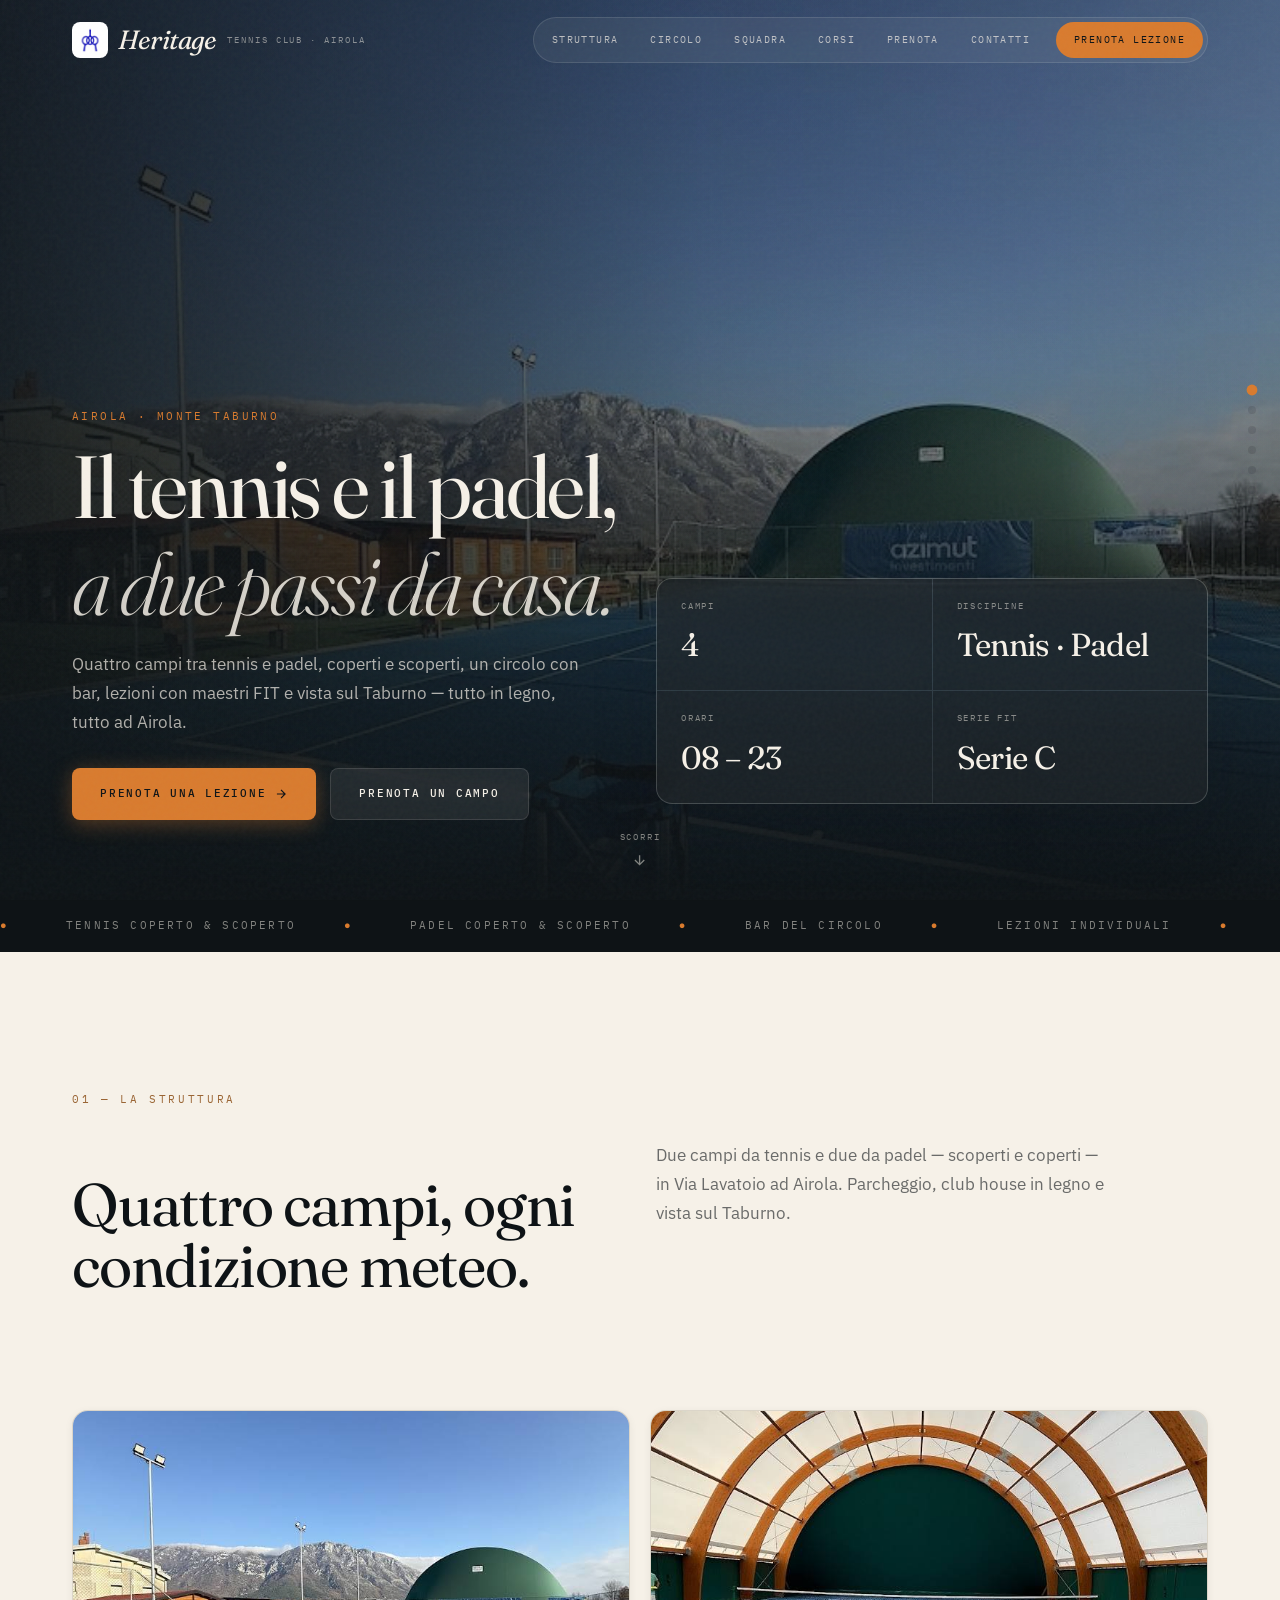
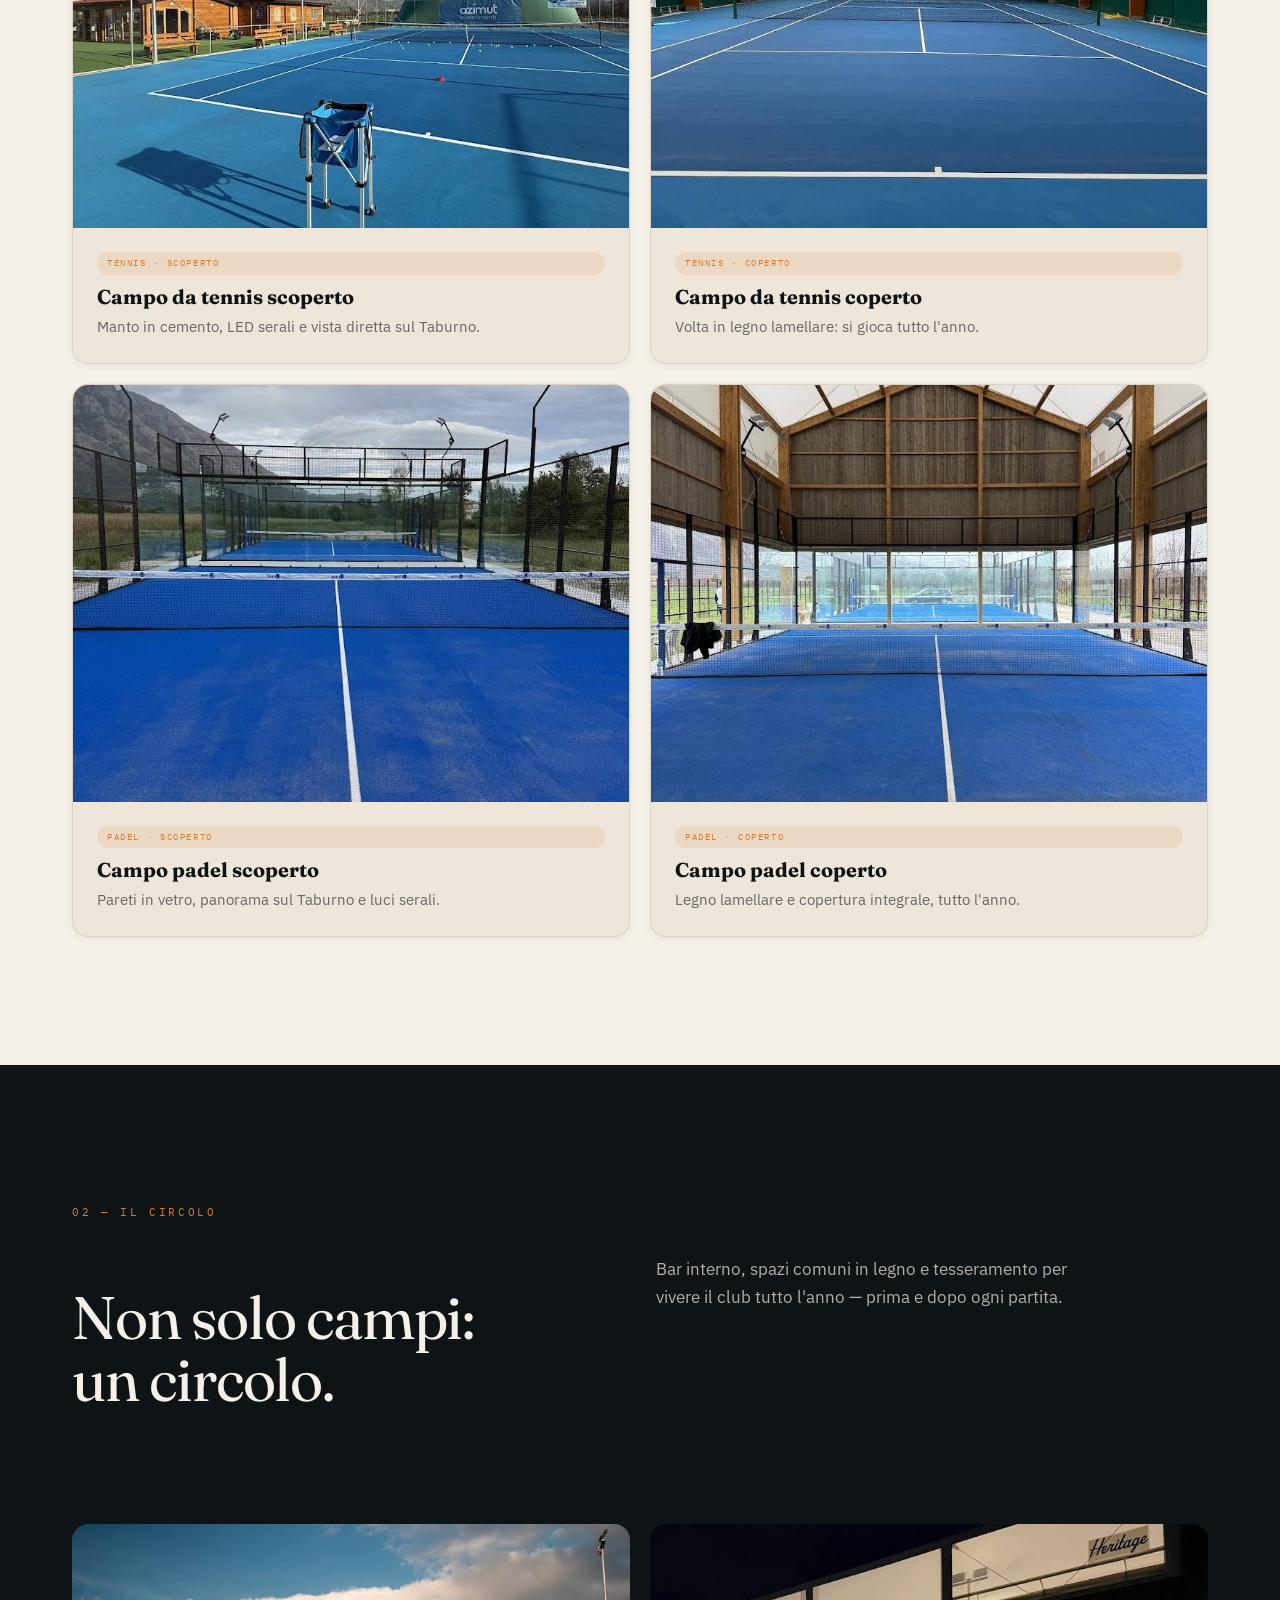
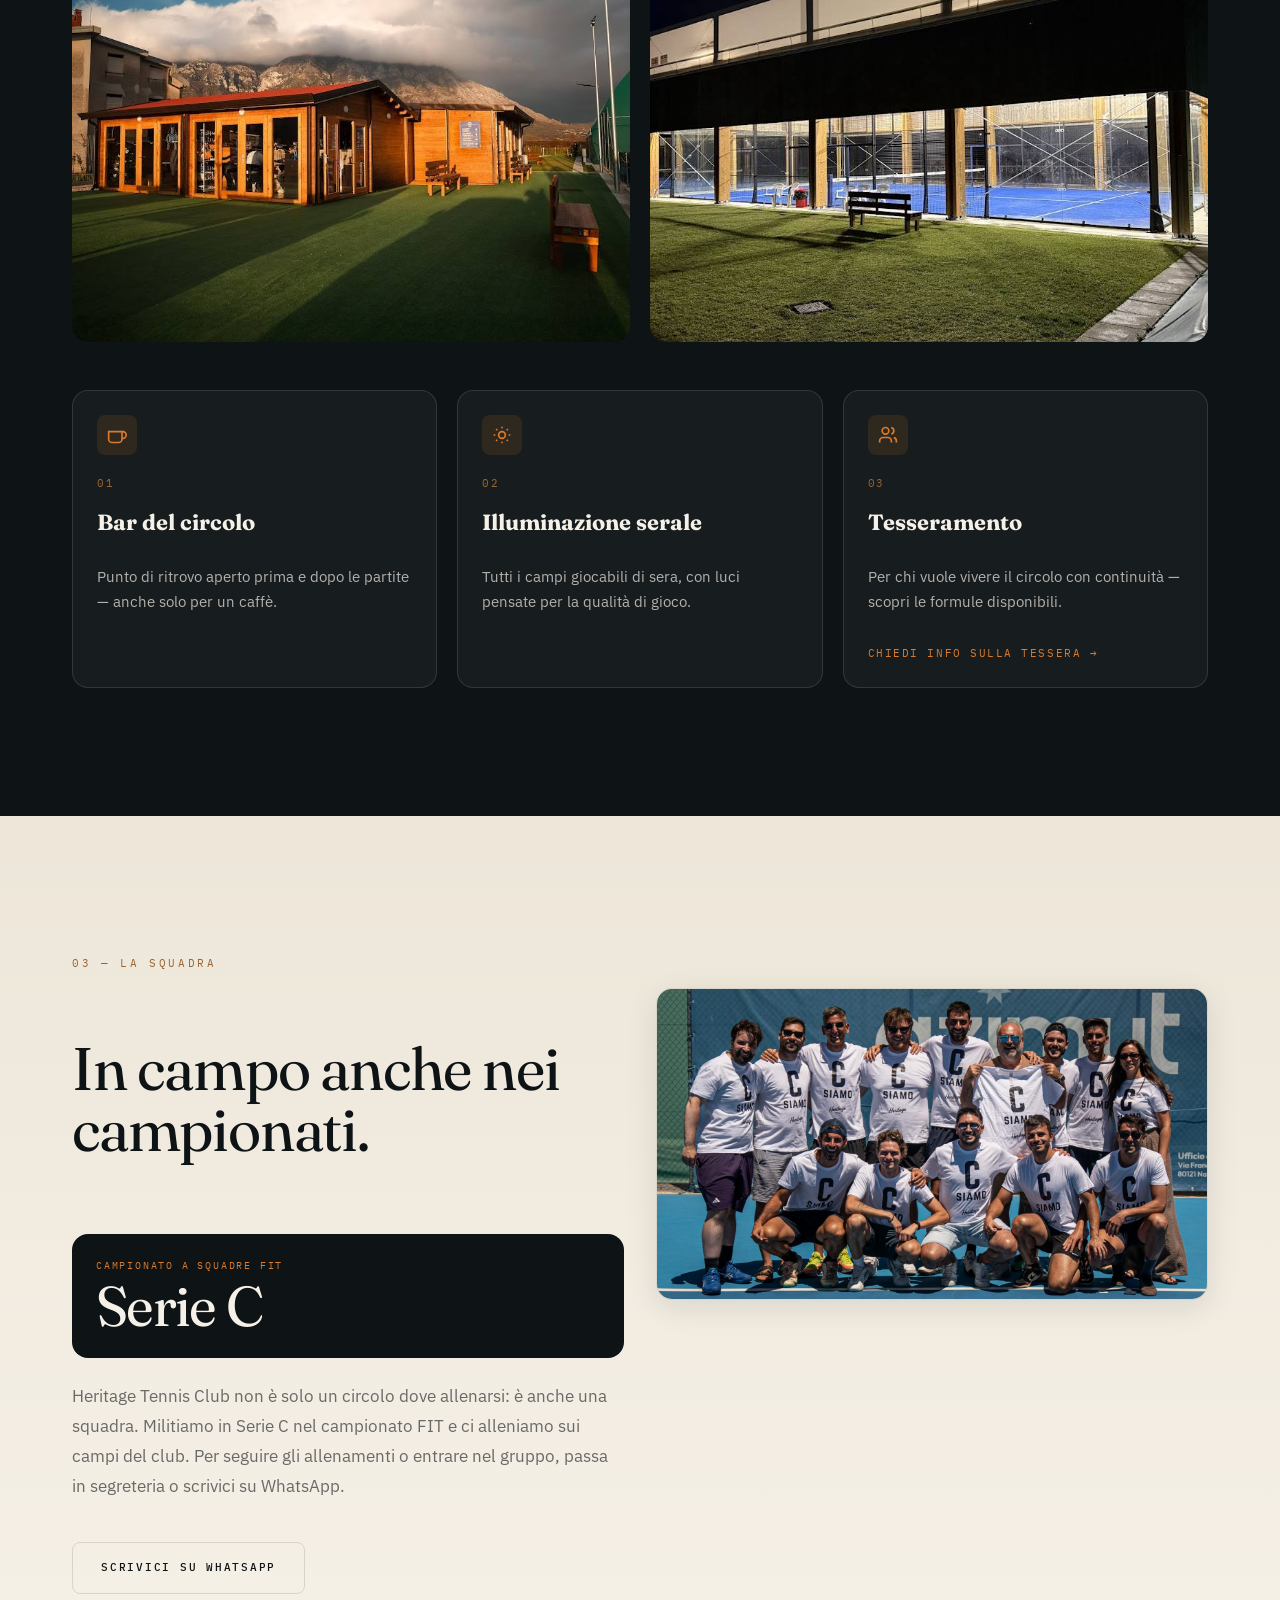
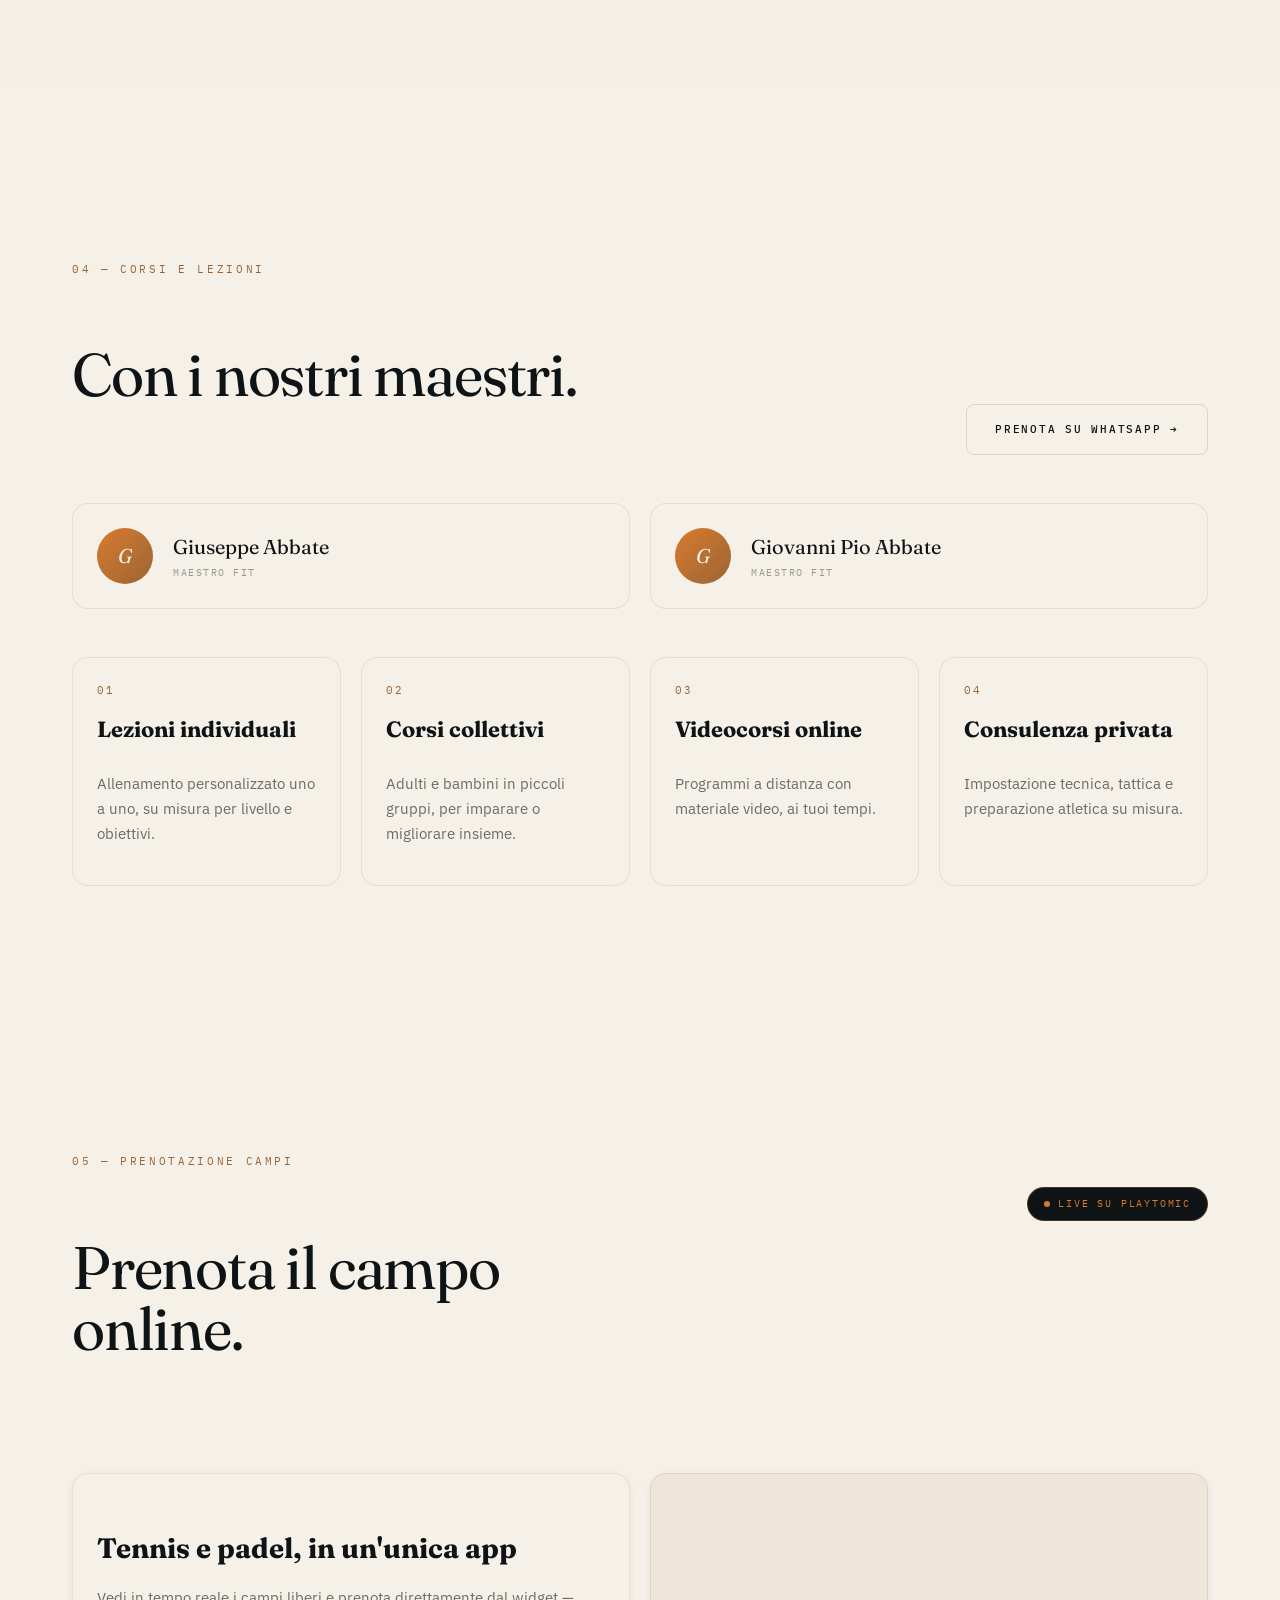
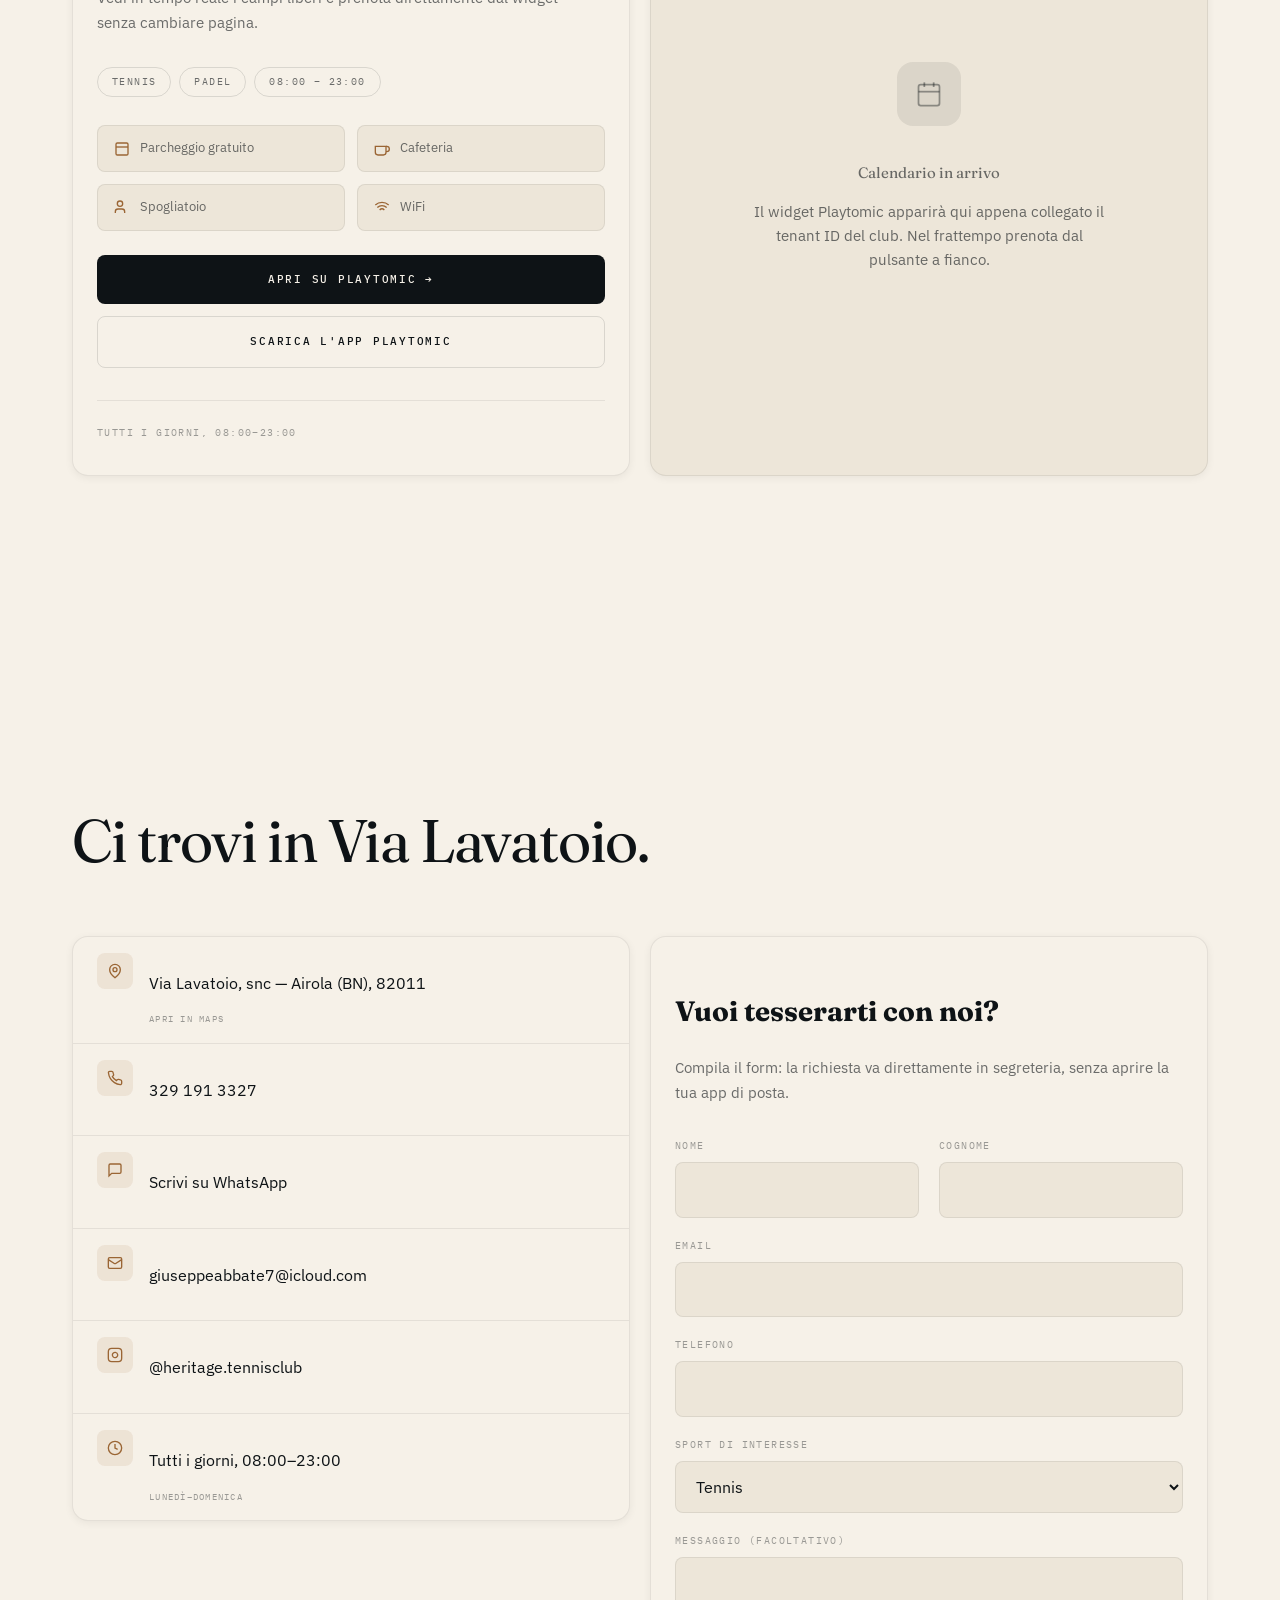
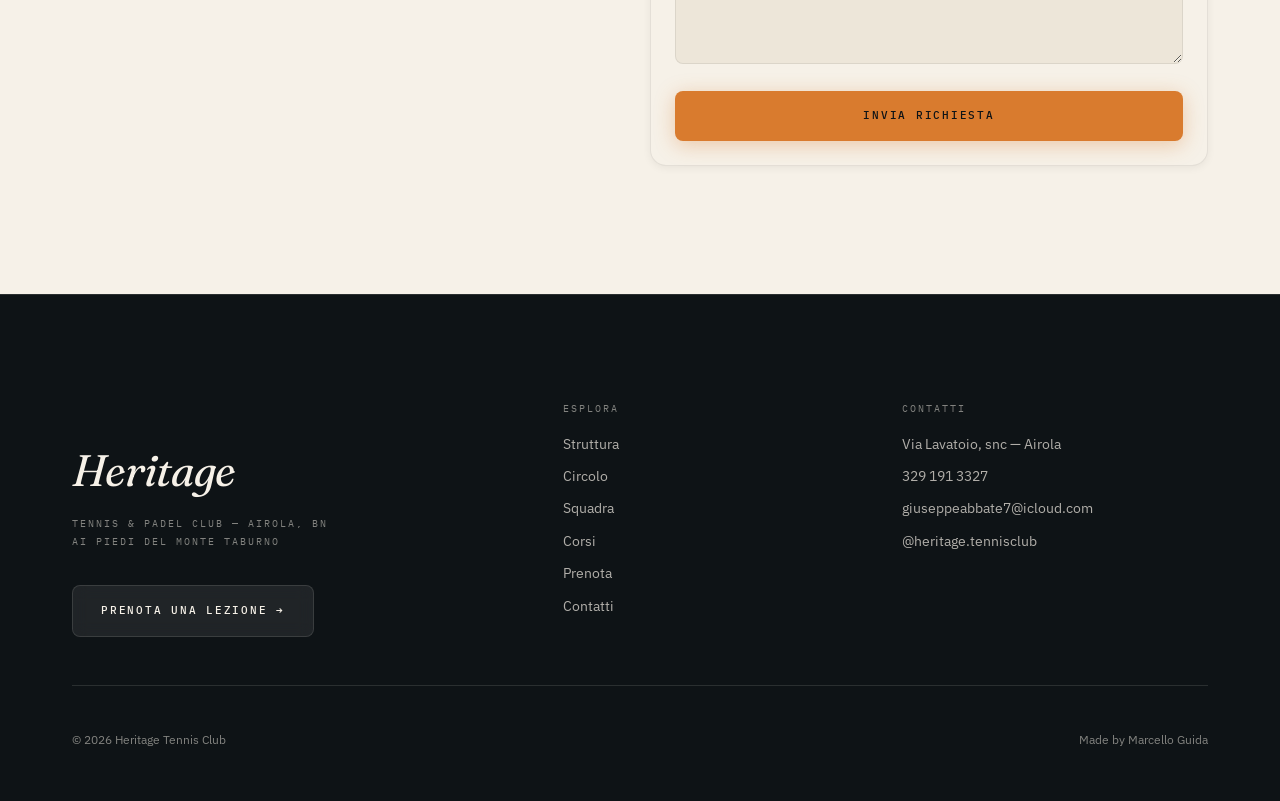
<file: index.html>
<!DOCTYPE html>
<html lang="it">
<head>
  <meta charset="UTF-8">
  <meta name="viewport" content="width=device-width, initial-scale=1.0">
  <title>Heritage Tennis Club — Airola</title>
  <meta name="description" content="Heritage Tennis Club ad Airola: tennis, padel, lezioni, circolo e prenotazione campi su Playtomic. Ai piedi del Monte Taburno.">
  <meta name="theme-color" content="#0e1316">

  <!-- Favicon — simbolo Heritage (tab browser e ricerche) -->
  <link rel="icon" href="favicon.png" type="image/png">
  <link rel="icon" type="image/png" sizes="32x32" href="assets/icons/favicon-32.png">
  <link rel="icon" type="image/png" sizes="192x192" href="assets/icons/favicon-192.png">
  <link rel="apple-touch-icon" sizes="180x180" href="assets/icons/apple-touch-icon.png">

  <link rel="preconnect" href="https://fonts.googleapis.com">
  <link rel="preconnect" href="https://fonts.gstatic.com" crossorigin>
  <link href="https://fonts.googleapis.com/css2?family=Fraunces:ital,opsz,wght@0,9..144,300;0,9..144,400;0,9..144,500;1,9..144,300&family=IBM+Plex+Mono:wght@400;500&family=IBM+Plex+Sans:wght@400;500;600&display=swap" rel="stylesheet">

  <link rel="stylesheet" href="css/variables.css">
  <link rel="stylesheet" href="css/base.css">
  <link rel="stylesheet" href="css/animations.css">
  <link rel="stylesheet" href="css/layout.css">
  <link rel="stylesheet" href="css/components.css">
  <link rel="stylesheet" href="css/sections.css">
</head>
<body>
  <a href="#top" class="skip-link">Salta al contenuto</a>

  <div id="site-header"></div>
  <main id="main-content">
    <div id="site-hero"></div>
    <div id="site-struttura"></div>
    <div id="site-circolo"></div>
    <div id="site-squadra"></div>
    <div id="site-corsi"></div>
    <div id="site-prenota"></div>
    <div id="site-contatti"></div>
  </main>
  <div id="site-footer"></div>

  <script type="module" src="js/main.js"></script>
</body>
</html>
</file>
<file: css/variables.css>
/* ==========================================================================
   Design tokens — Heritage Tennis Club v2
   Sistema visivo premium: caldo, editoriale, montano
   ========================================================================== */

:root {
  /* Palette */
  --color-ink: #0e1316;
  --color-ink-soft: #1a2228;
  --color-paper: #f6f1e8;
  --color-paper-warm: #ede6d9;
  --color-ember: #d97b2e;
  --color-ember-glow: rgba(217, 123, 46, 0.35);
  --color-wood: #9a6534;
  --color-wood-light: #c4955c;
  --color-court: #1a6b8a;
  --color-court-light: #2489ad;
  --color-mist: rgba(246, 241, 232, 0.08);
  --color-glass: rgba(14, 19, 22, 0.55);
  --color-glass-border: rgba(246, 241, 232, 0.12);

  /* Alpha shortcuts */
  --color-ink-08: rgba(14, 19, 22, 0.08);
  --color-ink-12: rgba(14, 19, 22, 0.12);
  --color-ink-40: rgba(14, 19, 22, 0.4);
  --color-ink-60: rgba(14, 19, 22, 0.6);
  --color-paper-50: rgba(246, 241, 232, 0.5);
  --color-paper-70: rgba(246, 241, 232, 0.7);
  --color-paper-85: rgba(246, 241, 232, 0.85);

  /* Tipografia */
  --font-display: "Fraunces", "Georgia", serif;
  --font-sans: "IBM Plex Sans", system-ui, sans-serif;
  --font-mono: "IBM Plex Mono", ui-monospace, monospace;

  /* Spaziatura & layout */
  --container-max: 76rem;
  --section-padding-y: clamp(5rem, 10vw, 9rem);
  --header-height: 4.25rem;
  --radius-sm: 0.5rem;
  --radius-md: 1rem;
  --radius-lg: 1.25rem;
  --radius-xl: 1.25rem;
  --radius-card: 1rem;

  /* Griglia uniforme */
  --grid-gap: 1.25rem;
  --card-padding: 1.5rem;

  /* Ombre */
  --shadow-sm: 0 2px 8px rgba(14, 19, 22, 0.06);
  --shadow-md: 0 8px 32px rgba(14, 19, 22, 0.1);
  --shadow-lg: 0 24px 64px rgba(14, 19, 22, 0.18);
  --shadow-glow: 0 0 40px var(--color-ember-glow);

  /* Motion */
  --ease-out: cubic-bezier(0.22, 1, 0.36, 1);
  --ease-spring: cubic-bezier(0.34, 1.56, 0.64, 1);
  --transition-fast: 180ms var(--ease-out);
  --transition-base: 320ms var(--ease-out);
  --transition-slow: 600ms var(--ease-out);
}

@media (min-width: 768px) {
  :root {
    --header-height: 5rem;
  }
}
</file>
<file: css/base.css>
/* ==========================================================================
   Base — reset, tipografia, utilità globali
   ========================================================================== */

*,
*::before,
*::after {
  box-sizing: border-box;
}

html {
  scroll-behavior: smooth;
  -webkit-text-size-adjust: 100%;
}

body {
  margin: 0;
  font-family: var(--font-sans);
  font-size: 1rem;
  line-height: 1.6;
  color: var(--color-ink);
  background: var(--color-paper);
  -webkit-font-smoothing: antialiased;
  text-rendering: optimizeLegibility;
}

/* Texture granulosa sottile su tutto il sito */
body::before {
  content: "";
  position: fixed;
  inset: 0;
  z-index: 9999;
  pointer-events: none;
  opacity: 0.035;
  background-image: url("data:image/svg+xml,%3Csvg viewBox='0 0 256 256' xmlns='http://www.w3.org/2000/svg'%3E%3Cfilter id='n'%3E%3CfeTurbulence type='fractalNoise' baseFrequency='0.85' numOctaves='4' stitchTiles='stitch'/%3E%3C/filter%3E%3Crect width='100%25' height='100%25' filter='url(%23n)'/%3E%3C/svg%3E");
}

[hidden] {
  display: none !important;
}

::selection {
  background: var(--color-ember);
  color: var(--color-paper);
}

img {
  display: block;
  max-width: 100%;
  height: auto;
}

a {
  color: inherit;
  text-decoration: none;
}

button,
input,
select,
textarea {
  font: inherit;
  color: inherit;
}

:focus-visible {
  outline: 2px solid var(--color-ember);
  outline-offset: 3px;
}

.skip-link {
  position: absolute;
  top: -100%;
  left: 1rem;
  z-index: 10000;
  padding: 0.75rem 1.25rem;
  background: var(--color-ember);
  color: var(--color-ink);
  font-family: var(--font-mono);
  font-size: 0.75rem;
  letter-spacing: 0.1em;
  text-transform: uppercase;
  border-radius: var(--radius-sm);
}

.skip-link:focus {
  top: 1rem;
}

.font-display { font-family: var(--font-display); }
.font-mono { font-family: var(--font-mono); }
.text-balance { text-wrap: balance; }

/* Etichetta sezione — allineata a sinistra, senza offset */
.section-label {
  display: block;
  font-family: var(--font-mono);
  font-size: 0.6875rem;
  letter-spacing: 0.24em;
  text-transform: uppercase;
  margin-bottom: 1rem;
}

.section-label--ember { color: var(--color-ember); }
.section-label--wood { color: var(--color-wood); }
.section-label--paper { color: var(--color-paper-70); }

.section-title {
  font-family: var(--font-display);
  font-size: clamp(2.5rem, 5.5vw, 3.75rem);
  font-weight: 400;
  line-height: 1.02;
  letter-spacing: -0.02em;
  max-width: 16ch;
}

.section-title--spaced {
  margin-bottom: clamp(2.5rem, 5vw, 4rem);
}

.container {
  width: 100%;
  max-width: var(--container-max);
  margin-inline: auto;
  padding-inline: clamp(1.25rem, 4vw, 2.5rem);
}

.section {
  position: relative;
  padding-block: var(--section-padding-y);
}

.section--paper {
  background: var(--color-paper);
  color: var(--color-ink);
}

.section--ink {
  background: var(--color-ink);
  color: var(--color-paper);
}

.section--warm {
  background: linear-gradient(180deg, var(--color-paper-warm) 0%, var(--color-paper) 100%);
}

/* Separatore sottile tra sezioni */
.u-mt-lg { margin-top: 1.5rem; }
</file>
<file: css/animations.css>
/* ==========================================================================
   Animazioni — reveal on scroll, hero, micro-interazioni
   Rispetta prefers-reduced-motion
   ========================================================================== */

@keyframes hero-zoom {
  from { transform: scale(1.06); }
  to { transform: scale(1); }
}

@keyframes fade-up {
  from {
    opacity: 0;
    transform: translateY(28px);
  }
  to {
    opacity: 1;
    transform: translateY(0);
  }
}

@keyframes scroll-hint {
  0%, 100% { transform: translateY(0); opacity: 0.6; }
  50% { transform: translateY(6px); opacity: 1; }
}

@keyframes shimmer {
  0% { background-position: -200% center; }
  100% { background-position: 200% center; }
}

@keyframes pulse-dot {
  0%, 100% { opacity: 1; transform: scale(1); }
  50% { opacity: 0.5; transform: scale(0.85); }
}

/* Stagger reveal — attivato da JS (.is-visible) */
.reveal {
  opacity: 0;
  transform: translateY(32px);
  transition:
    opacity var(--transition-slow),
    transform var(--transition-slow);
}

.reveal.is-visible {
  opacity: 1;
  transform: translateY(0);
}

.reveal-delay-1 { transition-delay: 80ms; }
.reveal-delay-2 { transition-delay: 160ms; }
.reveal-delay-3 { transition-delay: 240ms; }
.reveal-delay-4 { transition-delay: 320ms; }

@media (prefers-reduced-motion: reduce) {
  *,
  *::before,
  *::after {
    animation-duration: 0.01ms !important;
    animation-iteration-count: 1 !important;
    transition-duration: 0.01ms !important;
  }

  .reveal {
    opacity: 1;
    transform: none;
  }
}
</file>
<file: css/layout.css>
/* ==========================================================================
   Layout — header glass, footer, griglie, progress nav
   ========================================================================== */

/* --- Header --- */
.site-header {
  position: fixed;
  inset: 0 0 auto;
  z-index: 100;
  transition:
    background var(--transition-base),
    backdrop-filter var(--transition-base),
    border-color var(--transition-base);
  border-bottom: 1px solid transparent;
}

.site-header.is-scrolled {
  background: var(--color-glass);
  backdrop-filter: blur(20px) saturate(1.4);
  -webkit-backdrop-filter: blur(20px) saturate(1.4);
  border-bottom-color: var(--color-glass-border);
}

.site-header__inner {
  display: flex;
  align-items: center;
  justify-content: space-between;
  height: var(--header-height);
  gap: 1rem;
}

.site-header__brand {
  display: flex;
  align-items: center;
  gap: 0.625rem;
  font-family: var(--font-display);
  font-style: italic;
  font-size: clamp(1.35rem, 2.5vw, 1.65rem);
  color: var(--color-paper);
  letter-spacing: -0.03em;
  flex-shrink: 0;
}

.site-header__brand-mark {
  display: flex;
  align-items: center;
  justify-content: center;
  width: 2.25rem;
  height: 2.25rem;
  flex-shrink: 0;
  border-radius: var(--radius-sm);
  overflow: hidden;
  background: #fff;
  padding: 0.1875rem;
}

.site-header__brand-mark img {
  width: 100%;
  height: 100%;
  object-fit: contain;
  display: block;
}

.site-header__brand-sub {
  font-family: var(--font-mono);
  font-style: normal;
  font-size: 0.5625rem;
  letter-spacing: 0.22em;
  text-transform: uppercase;
  color: var(--color-paper-50);
}

.site-nav {
  display: none;
  align-items: center;
  gap: 0.25rem;
  padding: 0.25rem;
  background: rgba(246, 241, 232, 0.06);
  border: 1px solid var(--color-glass-border);
  border-radius: 999px;
  backdrop-filter: blur(8px);
}

@media (min-width: 1024px) {
  .site-nav {
    display: flex;
  }
}

.site-nav__link {
  font-family: var(--font-mono);
  font-size: 0.625rem;
  letter-spacing: 0.14em;
  text-transform: uppercase;
  color: var(--color-paper-70);
  padding: 0.5rem 0.875rem;
  border-radius: 999px;
  transition: color var(--transition-fast), background var(--transition-fast);
}

.site-nav__link:hover,
.site-nav__link.is-active {
  color: var(--color-paper);
  background: rgba(246, 241, 232, 0.1);
}

.site-nav__cta {
  font-family: var(--font-mono);
  font-size: 0.625rem;
  letter-spacing: 0.14em;
  text-transform: uppercase;
  background: var(--color-ember);
  color: var(--color-ink);
  padding: 0.625rem 1.125rem;
  border-radius: 999px;
  margin-left: 0.5rem;
  transition: background var(--transition-fast), box-shadow var(--transition-fast);
  white-space: nowrap;
}

.site-nav__cta:hover {
  background: var(--color-wood-light);
  box-shadow: var(--shadow-glow);
}

.menu-toggle {
  display: flex;
  align-items: center;
  justify-content: center;
  width: 2.75rem;
  height: 2.75rem;
  background: rgba(246, 241, 232, 0.08);
  border: 1px solid var(--color-glass-border);
  border-radius: var(--radius-sm);
  color: var(--color-paper);
  cursor: pointer;
  transition: background var(--transition-fast);
}

.menu-toggle:hover {
  background: rgba(246, 241, 232, 0.14);
}

@media (min-width: 1024px) {
  .menu-toggle { display: none; }
}

.mobile-nav {
  display: none;
  flex-direction: column;
  gap: 0.25rem;
  background: var(--color-ink-soft);
  border-top: 1px solid var(--color-glass-border);
  padding: 1rem 1.25rem 1.5rem;
}

.mobile-nav.is-open { display: flex; }

.mobile-nav__link {
  font-family: var(--font-mono);
  font-size: 0.75rem;
  letter-spacing: 0.16em;
  text-transform: uppercase;
  color: var(--color-paper-85);
  padding: 0.875rem 0.5rem;
  border-bottom: 1px solid var(--color-glass-border);
}

.mobile-nav__cta {
  font-family: var(--font-mono);
  font-size: 0.75rem;
  letter-spacing: 0.16em;
  text-transform: uppercase;
  background: var(--color-ember);
  color: var(--color-ink);
  padding: 1rem;
  text-align: center;
  border-radius: var(--radius-sm);
  margin-top: 0.5rem;
}

/* Progress nav laterale (desktop) */
.progress-nav {
  display: none;
  position: fixed;
  right: 1.5rem;
  top: 50%;
  transform: translateY(-50%);
  z-index: 90;
  flex-direction: column;
  gap: 0.75rem;
}

@media (min-width: 1280px) {
  .progress-nav { display: flex; }
}

.progress-nav__dot {
  width: 0.5rem;
  height: 0.5rem;
  border-radius: 50%;
  background: var(--color-ink-12);
  border: none;
  padding: 0;
  cursor: pointer;
  transition: background var(--transition-fast), transform var(--transition-fast);
}

.progress-nav__dot:hover,
.progress-nav__dot.is-active {
  background: var(--color-ember);
  transform: scale(1.35);
}

/* --- Footer --- */
.site-footer {
  background: var(--color-ink);
  color: var(--color-paper);
  padding-block: clamp(4rem, 8vw, 6rem) 2.5rem;
  border-top: 1px solid var(--color-glass-border);
}

.site-footer__grid {
  display: grid;
  gap: 3rem;
}

@media (min-width: 768px) {
  .site-footer__grid {
    grid-template-columns: 1.5fr 1fr 1fr;
    gap: 2rem;
  }
}

.site-footer__brand {
  font-family: var(--font-display);
  font-style: italic;
  font-size: clamp(2rem, 4vw, 2.75rem);
  letter-spacing: -0.02em;
  margin-bottom: 0.5rem;
}

.site-footer__tagline {
  font-family: var(--font-mono);
  font-size: 0.625rem;
  letter-spacing: 0.2em;
  text-transform: uppercase;
  color: var(--color-paper-50);
  max-width: 20rem;
  line-height: 1.8;
}

.site-footer__col-title {
  font-family: var(--font-mono);
  font-size: 0.625rem;
  letter-spacing: 0.2em;
  text-transform: uppercase;
  color: var(--color-paper-50);
  margin-bottom: 1rem;
}

.site-footer__links {
  display: flex;
  flex-direction: column;
  gap: 0.625rem;
}

.site-footer__links a {
  font-size: 0.875rem;
  color: var(--color-paper-70);
  transition: color var(--transition-fast);
}

.site-footer__links a:hover {
  color: var(--color-ember);
}

.site-footer__bottom {
  display: flex;
  flex-direction: column;
  gap: 0.75rem;
  margin-top: 3rem;
  padding-top: 2rem;
  border-top: 1px solid var(--color-glass-border);
  font-size: 0.75rem;
  color: var(--color-paper-50);
}

@media (min-width: 640px) {
  .site-footer__bottom {
    flex-direction: row;
    justify-content: space-between;
    align-items: center;
  }
}

/* --- Section header --- */
.section-header {
  display: grid;
  gap: var(--grid-gap);
  margin-bottom: clamp(2.5rem, 5vw, 4rem);
  align-items: start;
}

@media (min-width: 768px) {
  .section-header {
    grid-template-columns: 1fr 1fr;
    gap: 2rem;
    align-items: start;
  }

  .section-header__aside {
    justify-self: end;
  }
}

.section-header__desc {
  font-size: 1.0625rem;
  line-height: 1.7;
  color: var(--color-ink-60);
  max-width: 28rem;
}

.section--ink .section-header__desc {
  color: var(--color-paper-70);
}
</file>
<file: css/components.css>
/* ==========================================================================
   Componenti — bottoni, card, form, glass panels
   ========================================================================== */

/* --- Bottoni --- */
.btn {
  display: inline-flex;
  align-items: center;
  justify-content: center;
  gap: 0.5rem;
  font-family: var(--font-mono);
  font-size: 0.6875rem;
  font-weight: 500;
  letter-spacing: 0.16em;
  text-transform: uppercase;
  padding: 1rem 1.75rem;
  border: none;
  border-radius: var(--radius-sm);
  cursor: pointer;
  transition:
    background var(--transition-fast),
    border-color var(--transition-fast),
    color var(--transition-fast),
    box-shadow var(--transition-fast),
    transform var(--transition-fast);
}

.btn:active {
  transform: scale(0.98);
}

.btn--primary {
  background: var(--color-ember);
  color: var(--color-ink);
  box-shadow: 0 4px 20px var(--color-ember-glow);
}

.btn--primary:hover {
  background: var(--color-wood-light);
  box-shadow: var(--shadow-glow);
}

.btn--ghost-light {
  background: rgba(246, 241, 232, 0.08);
  color: var(--color-paper);
  border: 1px solid var(--color-glass-border);
  backdrop-filter: blur(8px);
}

.btn--ghost-light:hover {
  background: rgba(246, 241, 232, 0.16);
  border-color: rgba(246, 241, 232, 0.3);
}

.btn--ghost-dark {
  background: transparent;
  color: var(--color-ink);
  border: 1px solid var(--color-ink-12);
}

.btn--ghost-dark:hover {
  border-color: var(--color-court);
  color: var(--color-court);
}

.btn--dark {
  background: var(--color-ink);
  color: var(--color-paper);
}

.btn--dark:hover {
  background: var(--color-court);
}

.btn--full { width: 100%; }

.btn svg {
  flex-shrink: 0;
  transition: transform var(--transition-fast);
}

.btn:hover svg {
  transform: translateX(3px);
}

/* Alias classi esistenti nei partial */
.btn--ember {
  background: var(--color-ember);
  color: var(--color-ink);
  box-shadow: 0 4px 20px var(--color-ember-glow);
}
.btn--ember:hover { background: var(--color-wood-light); box-shadow: var(--shadow-glow); }

.btn--outline-paper {
  background: rgba(246, 241, 232, 0.08);
  color: var(--color-paper);
  border: 1px solid var(--color-glass-border);
}
.btn--outline-paper:hover {
  background: rgba(246, 241, 232, 0.16);
  border-color: rgba(246, 241, 232, 0.3);
}

.btn--outline-ink {
  background: transparent;
  color: var(--color-ink);
  border: 1px solid var(--color-ink-12);
}
.btn--outline-ink:hover { border-color: var(--color-court); color: var(--color-court); }

.btn--ink { background: var(--color-ink); color: var(--color-paper); }
.btn--ink:hover { background: var(--color-court); }

/* --- Glass card --- */
.glass-card {
  background: rgba(246, 241, 232, 0.06);
  border: 1px solid var(--color-glass-border);
  border-radius: var(--radius-lg);
  backdrop-filter: blur(12px);
  -webkit-backdrop-filter: blur(12px);
}

/* --- Court card — griglia uniforme --- */
.court-card {
  display: flex;
  flex-direction: column;
  height: 100%;
  overflow: hidden;
  border-radius: var(--radius-card);
  background: var(--color-paper-warm);
  border: 1px solid var(--color-ink-08);
  box-shadow: var(--shadow-sm);
  transition: box-shadow var(--transition-base);
}

.court-card:hover {
  box-shadow: var(--shadow-md);
}

.court-card__image {
  position: relative;
  overflow: hidden;
  aspect-ratio: 4 / 3;
  flex-shrink: 0;
}

.court-card__image img {
  width: 100%;
  height: 100%;
  object-fit: cover;
  transition: transform 0.8s var(--ease-out);
}

.court-card:hover .court-card__image img {
  transform: scale(1.04);
}

.court-card__body {
  padding: var(--card-padding);
  flex: 1;
  display: flex;
  flex-direction: column;
}

.court-card__tag {
  display: inline-flex;
  align-items: center;
  gap: 0.375rem;
  font-family: var(--font-mono);
  font-size: 0.5625rem;
  letter-spacing: 0.18em;
  text-transform: uppercase;
  color: var(--color-ember);
  background: rgba(217, 123, 46, 0.12);
  padding: 0.25rem 0.625rem;
  border-radius: 999px;
  margin-bottom: 0.625rem;
}

.court-card__overlay-body .court-card__tag {
  background: rgba(217, 123, 46, 0.25);
  color: var(--color-paper);
}

.court-card__title {
  font-family: var(--font-display);
  font-size: 1.25rem;
  line-height: 1.2;
  margin: 0 0 0.375rem;
}

.court-card__text {
  font-size: 0.9375rem;
  line-height: 1.6;
  color: var(--color-ink-60);
  margin: 0;
}

/* --- Feature card --- */
.feature-card {
  display: flex;
  flex-direction: column;
  height: 100%;
  padding: var(--card-padding);
  border-radius: var(--radius-card);
  border: 1px solid var(--color-ink-08);
  background: var(--color-paper);
  transition: border-color var(--transition-fast), box-shadow var(--transition-fast);
}

.feature-card:hover {
  border-color: rgba(217, 123, 46, 0.3);
  box-shadow: var(--shadow-sm);
}

.section--ink .feature-card {
  background: rgba(246, 241, 232, 0.04);
  border-color: var(--color-glass-border);
}

.section--ink .feature-card:hover {
  background: rgba(246, 241, 232, 0.07);
  border-color: rgba(217, 123, 46, 0.4);
}

.feature-card__icon {
  display: flex;
  align-items: center;
  justify-content: center;
  width: 2.5rem;
  height: 2.5rem;
  background: rgba(217, 123, 46, 0.12);
  color: var(--color-ember);
  border-radius: var(--radius-sm);
  margin-bottom: 1.25rem;
}

.feature-card__num {
  font-family: var(--font-mono);
  font-size: 0.6875rem;
  letter-spacing: 0.15em;
  color: var(--color-wood);
  margin-bottom: 0.75rem;
}

.feature-card__title {
  font-family: var(--font-display);
  font-size: 1.375rem;
  margin: 0 0 0.625rem;
}

.feature-card__text {
  font-size: 0.9375rem;
  line-height: 1.65;
  color: var(--color-ink-60);
  flex: 1;
}

.section--ink .feature-card__text {
  color: var(--color-paper-70);
}

.feature-card__link {
  display: inline-flex;
  align-items: center;
  gap: 0.375rem;
  margin-top: 1rem;
  font-family: var(--font-mono);
  font-size: 0.6875rem;
  letter-spacing: 0.14em;
  text-transform: uppercase;
  color: var(--color-ember);
  transition: gap var(--transition-fast);
}

.feature-card__link:hover {
  gap: 0.625rem;
}

/* --- Maestro card --- */
.maestro-card {
  display: flex;
  align-items: center;
  gap: 1.25rem;
  height: 100%;
  padding: var(--card-padding);
  border-radius: var(--radius-card);
  border: 1px solid var(--color-ink-08);
  background: var(--color-paper);
  transition: box-shadow var(--transition-fast);
}

.maestro-card:hover {
  box-shadow: var(--shadow-sm);
}

.maestro-card__avatar {
  display: flex;
  align-items: center;
  justify-content: center;
  width: 3.5rem;
  height: 3.5rem;
  border-radius: 50%;
  background: linear-gradient(135deg, var(--color-ember), var(--color-wood));
  color: var(--color-paper);
  font-family: var(--font-display);
  font-size: 1.25rem;
  font-style: italic;
  flex-shrink: 0;
}

.maestro-card__name {
  font-family: var(--font-display);
  font-size: 1.25rem;
  display: block;
}

.maestro-card__role {
  display: block;
  font-family: var(--font-mono);
  font-size: 0.625rem;
  letter-spacing: 0.15em;
  text-transform: uppercase;
  color: var(--color-ink-40);
  margin-top: 0.125rem;
}

/* --- Badge --- */
.badge {
  display: inline-flex;
  align-items: center;
  gap: 0.5rem;
  font-family: var(--font-mono);
  font-size: 0.625rem;
  letter-spacing: 0.18em;
  text-transform: uppercase;
  padding: 0.5rem 1rem;
  border-radius: 999px;
}

.badge--live {
  background: var(--color-ink);
  color: var(--color-ember);
  border: 1px solid rgba(217, 123, 46, 0.3);
}

.badge--live::before {
  content: "";
  width: 0.375rem;
  height: 0.375rem;
  border-radius: 50%;
  background: var(--color-ember);
  animation: pulse-dot 2s infinite;
}

.tag {
  font-family: var(--font-mono);
  font-size: 0.625rem;
  letter-spacing: 0.14em;
  text-transform: uppercase;
  border: 1px solid var(--color-ink-12);
  color: var(--color-ink-60);
  padding: 0.375rem 0.875rem;
  border-radius: 999px;
}

.tag-list {
  display: flex;
  flex-wrap: wrap;
  gap: 0.5rem;
  margin-bottom: 1.75rem;
}

.btn-stack {
  display: flex;
  flex-direction: column;
  gap: 0.75rem;
}

/* --- Contact list --- */
.contact-list {
  display: flex;
  flex-direction: column;
  border-radius: var(--radius-card);
  overflow: hidden;
  border: 1px solid var(--color-ink-08);
  background: var(--color-paper);
  box-shadow: var(--shadow-sm);
}

.contact-list__item {
  display: flex;
  align-items: flex-start;
  gap: 1rem;
  min-height: 4.25rem;
  padding: 1rem var(--card-padding);
  border-bottom: 1px solid var(--color-ink-08);
  transition: background var(--transition-fast);
}

.contact-list__item > div,
.contact-list__item > p {
  padding-top: 0.125rem;
}

.contact-list__item:last-child { border-bottom: none; }

a.contact-list__item:hover {
  background: rgba(217, 123, 46, 0.04);
}

.contact-list__icon {
  flex-shrink: 0;
  display: flex;
  align-items: center;
  justify-content: center;
  width: 2.25rem;
  height: 2.25rem;
  background: rgba(154, 101, 52, 0.1);
  color: var(--color-wood);
  border-radius: var(--radius-sm);
}

.contact-list__hint {
  font-family: var(--font-mono);
  font-size: 0.5625rem;
  letter-spacing: 0.14em;
  text-transform: uppercase;
  color: var(--color-ink-40);
  margin-top: 0.25rem;
  display: block;
}

/* --- Form --- */
.form-panel {
  border-radius: var(--radius-card);
  border: 1px solid var(--color-ink-08);
  background: var(--color-paper);
  padding: var(--card-padding);
  box-shadow: var(--shadow-sm);
  display: flex;
  flex-direction: column;
}

.form-panel__body {
  display: flex;
  flex-direction: column;
  flex: 1;
}

.form-panel__body form {
  flex: 1;
  display: flex;
  flex-direction: column;
}

.form-panel__body form .btn {
  margin-top: auto;
}

.form-panel__title {
  font-family: var(--font-display);
  font-size: 1.75rem;
  margin-bottom: 0.5rem;
}

.form-panel__desc {
  font-size: 0.9375rem;
  line-height: 1.65;
  color: var(--color-ink-60);
  margin-bottom: 2rem;
}

.form-field { margin-bottom: 1.25rem; }

.form-field label {
  display: block;
  font-family: var(--font-mono);
  font-size: 0.625rem;
  letter-spacing: 0.14em;
  text-transform: uppercase;
  color: var(--color-ink-40);
  margin-bottom: 0.5rem;
}

.form-field input,
.form-field select,
.form-field textarea {
  width: 100%;
  background: var(--color-paper-warm);
  border: 1px solid var(--color-ink-08);
  border-radius: var(--radius-sm);
  padding: 0.875rem 1rem;
  outline: none;
  transition: border-color var(--transition-fast), box-shadow var(--transition-fast);
}

.form-field input:focus,
.form-field select:focus,
.form-field textarea:focus {
  border-color: var(--color-ember);
  box-shadow: 0 0 0 3px rgba(217, 123, 46, 0.15);
}

.form-grid { display: grid; gap: 1.25rem; }

@media (min-width: 640px) {
  .form-grid--2 { grid-template-columns: 1fr 1fr; }
}

.form-success {
  text-align: center;
  padding: 3rem var(--card-padding);
  border-radius: var(--radius-card);
  border: 1px solid rgba(217, 123, 46, 0.25);
  background: rgba(217, 123, 46, 0.06);
  display: flex;
  flex-direction: column;
  align-items: center;
  justify-content: center;
}

/* Messaggio successo dentro lo stesso pannello del form */
.form-panel .form-success {
  border: none;
  background: transparent;
  padding: 2rem 0;
  min-height: 18rem;
}

.form-success__icon {
  display: flex;
  align-items: center;
  justify-content: center;
  width: 3.5rem;
  height: 3.5rem;
  margin: 0 auto 1.25rem;
  background: var(--color-ember);
  color: var(--color-paper);
  border-radius: 50%;
}

.form-success__title {
  font-family: var(--font-display);
  font-size: 1.75rem;
  margin-bottom: 0.75rem;
}

.form-success__text {
  font-size: 0.9375rem;
  line-height: 1.65;
  color: var(--color-ink-60);
}

.form-error {
  font-size: 0.875rem;
  color: #c0392b;
  margin-top: 0.75rem;
  padding: 0.75rem 1rem;
  background: rgba(192, 57, 43, 0.08);
  border-radius: var(--radius-sm);
}

/* --- Info panel (Playtomic) --- */
.info-panel {
  border-radius: var(--radius-card);
  border: 1px solid var(--color-ink-08);
  background: var(--color-paper);
  padding: var(--card-padding);
  display: flex;
  flex-direction: column;
  justify-content: space-between;
  height: 100%;
  box-shadow: var(--shadow-sm);
}

.amenity-grid {
  display: grid;
  grid-template-columns: repeat(2, 1fr);
  gap: 0.75rem;
  margin: 1.5rem 0;
}

.amenity-item {
  display: flex;
  align-items: center;
  gap: 0.625rem;
  min-height: 2.75rem;
  font-size: 0.8125rem;
  color: var(--color-ink-60);
  padding: 0.75rem 1rem;
  background: var(--color-paper-warm);
  border-radius: var(--radius-sm);
  border: 1px solid var(--color-ink-08);
}

.amenity-item svg {
  flex-shrink: 0;
  color: var(--color-wood);
}

.info-panel__footer {
  font-family: var(--font-mono);
  font-size: 0.625rem;
  letter-spacing: 0.14em;
  text-transform: uppercase;
  color: var(--color-ink-40);
  margin-top: 2rem;
  padding-top: 1.5rem;
  border-top: 1px solid var(--color-ink-08);
}

.playtomic-widget {
  border-radius: var(--radius-card);
  border: 1px solid var(--color-ink-08);
  background: var(--color-paper-warm);
  overflow: hidden;
  height: 100%;
  min-height: 28rem;
  display: flex;
  flex-direction: column;
  box-shadow: var(--shadow-sm);
}

.playtomic-widget iframe {
  width: 100%;
  flex: 1;
  min-height: 28rem;
  border: none;
}

.playtomic-placeholder {
  flex: 1;
  display: flex;
  flex-direction: column;
  align-items: center;
  justify-content: center;
  text-align: center;
  padding: 2.5rem;
  gap: 1.25rem;
}

.playtomic-placeholder__icon {
  display: flex;
  align-items: center;
  justify-content: center;
  width: 4rem;
  height: 4rem;
  background: var(--color-ink-08);
  border-radius: var(--radius-md);
  color: var(--color-ink-40);
}

.playtomic-placeholder__title {
  font-family: var(--font-display);
  font-size: 1.375rem;
  color: var(--color-ink);
  margin-bottom: 0.375rem;
}

.playtomic-placeholder p {
  font-size: 0.9375rem;
  line-height: 1.6;
  color: var(--color-ink-60);
  max-width: 22rem;
}
</file>
<file: css/sections.css>
/* ==========================================================================
   Sezioni — hero cinematografico, bento, squadra editoriale
   ========================================================================== */

/* --- Hero --- */
.hero {
  position: relative;
  min-height: 100svh;
  overflow: hidden;
  background: var(--color-ink);
  display: grid;
  align-items: end;
}

.hero__media {
  position: absolute;
  inset: 0;
}

.hero__bg {
  width: 100%;
  height: 100%;
  object-fit: cover;
  object-position: 60% 35%;
  animation: hero-zoom 12s var(--ease-out) forwards;
}

.hero__overlay {
  position: absolute;
  inset: 0;
  background:
    radial-gradient(ellipse 80% 60% at 70% 40%, transparent 0%, rgba(14, 19, 22, 0.4) 100%),
    linear-gradient(to top, var(--color-ink) 0%, rgba(14, 19, 22, 0.5) 40%, rgba(14, 19, 22, 0.15) 100%),
    linear-gradient(to right, rgba(14, 19, 22, 0.85) 0%, rgba(14, 19, 22, 0.2) 55%, transparent 100%);
}

.hero__layout {
  position: relative;
  z-index: 10;
  display: grid;
  gap: 2.5rem;
  width: 100%;
  max-width: var(--container-max);
  margin-inline: auto;
  padding: calc(var(--header-height) + 2rem) clamp(1.25rem, 4vw, 2.5rem) clamp(3rem, 8vw, 5rem);
}

@media (min-width: 1024px) {
  .hero__layout {
    grid-template-columns: 1fr 1fr;
    align-items: end;
    gap: 2rem;
  }
}

.hero__main {
  max-width: 40rem;
}

.hero__eyebrow {
  display: block;
  font-family: var(--font-mono);
  font-size: 0.6875rem;
  letter-spacing: 0.22em;
  text-transform: uppercase;
  color: var(--color-ember);
  margin-bottom: 1.25rem;
}

.hero__eyebrow::before {
  display: none;
}

.hero__title {
  font-family: var(--font-display);
  font-size: clamp(2.75rem, 7vw, 5.5rem);
  font-weight: 400;
  line-height: 0.95;
  letter-spacing: -0.03em;
  color: var(--color-paper);
  margin: 0;
}

.hero__title em {
  display: block;
  font-style: italic;
  font-weight: 300;
  color: var(--color-paper-85);
  margin-top: 0.15em;
}

.hero__subtitle {
  margin-top: 1.5rem;
  max-width: 32rem;
  font-size: 1.0625rem;
  line-height: 1.7;
  color: var(--color-paper-70);
}

.hero__actions {
  display: flex;
  flex-wrap: wrap;
  gap: 0.875rem;
  margin-top: 2rem;
}

/* Pannello stats — griglia 2×2 simmetrica */
.hero__panel {
  display: grid;
  grid-template-columns: 1fr 1fr;
  gap: 1px;
  background: var(--color-glass-border);
  border-radius: var(--radius-card);
  overflow: hidden;
  border: 1px solid var(--color-glass-border);
  backdrop-filter: blur(16px);
  -webkit-backdrop-filter: blur(16px);
  box-shadow: var(--shadow-lg);
}

.hero__stat {
  padding: 1.25rem 1.5rem;
  background: var(--color-glass);
}

.hero__stat dt {
  font-family: var(--font-mono);
  font-size: 0.5625rem;
  letter-spacing: 0.2em;
  text-transform: uppercase;
  color: var(--color-paper-50);
  margin-bottom: 0.375rem;
}

.hero__stat dd {
  font-family: var(--font-display);
  font-size: clamp(1.5rem, 3vw, 2rem);
  color: var(--color-paper);
  margin: 0;
  letter-spacing: -0.02em;
}

.hero__scroll {
  position: absolute;
  bottom: 2rem;
  left: 50%;
  transform: translateX(-50%);
  z-index: 10;
  display: flex;
  flex-direction: column;
  align-items: center;
  gap: 0.5rem;
  font-family: var(--font-mono);
  font-size: 0.5625rem;
  letter-spacing: 0.2em;
  text-transform: uppercase;
  color: var(--color-paper-50);
}

.hero__scroll svg {
  animation: scroll-hint 2s ease infinite;
}

@media (max-width: 767px) {
  .hero__scroll { display: none; }
}

/* --- Griglia campi — 2×2 uniforme --- */
.courts-bento {
  display: grid;
  gap: var(--grid-gap);
  grid-template-columns: 1fr;
  align-items: stretch;
}

@media (min-width: 768px) {
  .courts-bento {
    grid-template-columns: repeat(2, 1fr);
  }
}

/* --- Circolo — due foto uguali affiancate --- */
.circolo-showcase {
  display: grid;
  gap: var(--grid-gap);
  margin-bottom: 3rem;
}

@media (min-width: 768px) {
  .circolo-showcase {
    grid-template-columns: repeat(2, 1fr);
    align-items: stretch;
  }
}

.circolo-showcase__photo {
  overflow: hidden;
  border-radius: var(--radius-card);
  aspect-ratio: 4 / 3;
  margin: 0;
}

.circolo-showcase__photo img {
  width: 100%;
  height: 100%;
  object-fit: cover;
  transition: transform 0.8s var(--ease-out);
}

.circolo-showcase__photo:hover img {
  transform: scale(1.03);
}

.circolo-features {
  display: grid;
  gap: var(--grid-gap);
  align-items: stretch;
}

@media (min-width: 768px) {
  .circolo-features {
    grid-template-columns: repeat(3, 1fr);
  }
}

/* --- Squadra — colonne allineate in alto, stessa altezza --- */
.squadra-layout {
  display: grid;
  gap: var(--grid-gap);
  align-items: start;
}

@media (min-width: 768px) {
  .squadra-layout {
    grid-template-columns: repeat(2, 1fr);
    gap: 2rem;
  }
}

.squadra-content {
  display: flex;
  flex-direction: column;
  height: 100%;
}

.squadra-badge {
  display: flex;
  flex-direction: column;
  gap: 0.25rem;
  padding: var(--card-padding);
  background: var(--color-ink);
  color: var(--color-paper);
  border-radius: var(--radius-card);
  margin-top: 1.5rem;
  width: 100%;
}

.squadra-badge__label {
  font-family: var(--font-mono);
  font-size: 0.625rem;
  letter-spacing: 0.18em;
  text-transform: uppercase;
  color: var(--color-ember);
}

.squadra-badge__value {
  font-family: var(--font-display);
  font-size: clamp(2.5rem, 5vw, 3.5rem);
  letter-spacing: -0.03em;
  line-height: 1;
}

.squadra-photo {
  overflow: hidden;
  border-radius: var(--radius-card);
  box-shadow: var(--shadow-md);
  margin: 0;
  background: var(--color-paper-warm);
  border: 1px solid var(--color-ink-08);
}

.squadra-photo img {
  width: 100%;
  height: auto;
  display: block;
  vertical-align: middle;
}

.squadra-text {
  font-size: 1.0625rem;
  line-height: 1.75;
  color: var(--color-ink-60);
  margin-top: 1.5rem;
  flex: 1;
}

.squadra-content .btn {
  align-self: flex-start;
  margin-top: 1.5rem;
}

/* --- Corsi --- */
.corsi-header {
  display: flex;
  flex-direction: column;
  gap: 1.5rem;
  margin-bottom: 3rem;
}

@media (min-width: 768px) {
  .corsi-header {
    flex-direction: row;
    align-items: flex-end;
    justify-content: space-between;
  }
}

.maestri-grid {
  display: grid;
  gap: var(--grid-gap);
  margin-bottom: 3rem;
  align-items: stretch;
}

@media (min-width: 640px) {
  .maestri-grid {
    grid-template-columns: repeat(2, 1fr);
  }
}

.corsi-grid {
  display: grid;
  gap: var(--grid-gap);
  align-items: stretch;
}

@media (min-width: 640px) {
  .corsi-grid {
    grid-template-columns: repeat(2, 1fr);
  }
}

@media (min-width: 1024px) {
  .corsi-grid {
    grid-template-columns: repeat(4, 1fr);
  }
}

/* --- Prenota & Contatti — colonne stessa altezza --- */
.prenota-grid,
.contatti-grid {
  display: grid;
  gap: var(--grid-gap);
  align-items: start;
}

@media (min-width: 1024px) {
  .prenota-grid {
    grid-template-columns: repeat(2, 1fr);
  }

  .contatti-grid {
    grid-template-columns: repeat(2, 1fr);
  }
}

.contatti-form-col {
  display: block;
}

/* Marquee strip */
.marquee-strip {
  overflow: hidden;
  border-block: 1px solid var(--color-ink-08);
  background: var(--color-ink);
  padding-block: 1rem;
}

.marquee-strip__track {
  display: flex;
  gap: 3rem;
  animation: marquee 30s linear infinite;
  white-space: nowrap;
}

.marquee-strip__item {
  font-family: var(--font-mono);
  font-size: 0.6875rem;
  letter-spacing: 0.2em;
  text-transform: uppercase;
  color: var(--color-paper-50);
  flex-shrink: 0;
}

.marquee-strip__item span {
  color: var(--color-ember);
  margin-right: 3rem;
}

@keyframes marquee {
  from { transform: translateX(0); }
  to { transform: translateX(-50%); }
}

@media (prefers-reduced-motion: reduce) {
  .marquee-strip__track {
    animation: none;
    flex-wrap: wrap;
    justify-content: center;
    gap: 1rem 2rem;
    white-space: normal;
  }
}
</file>
